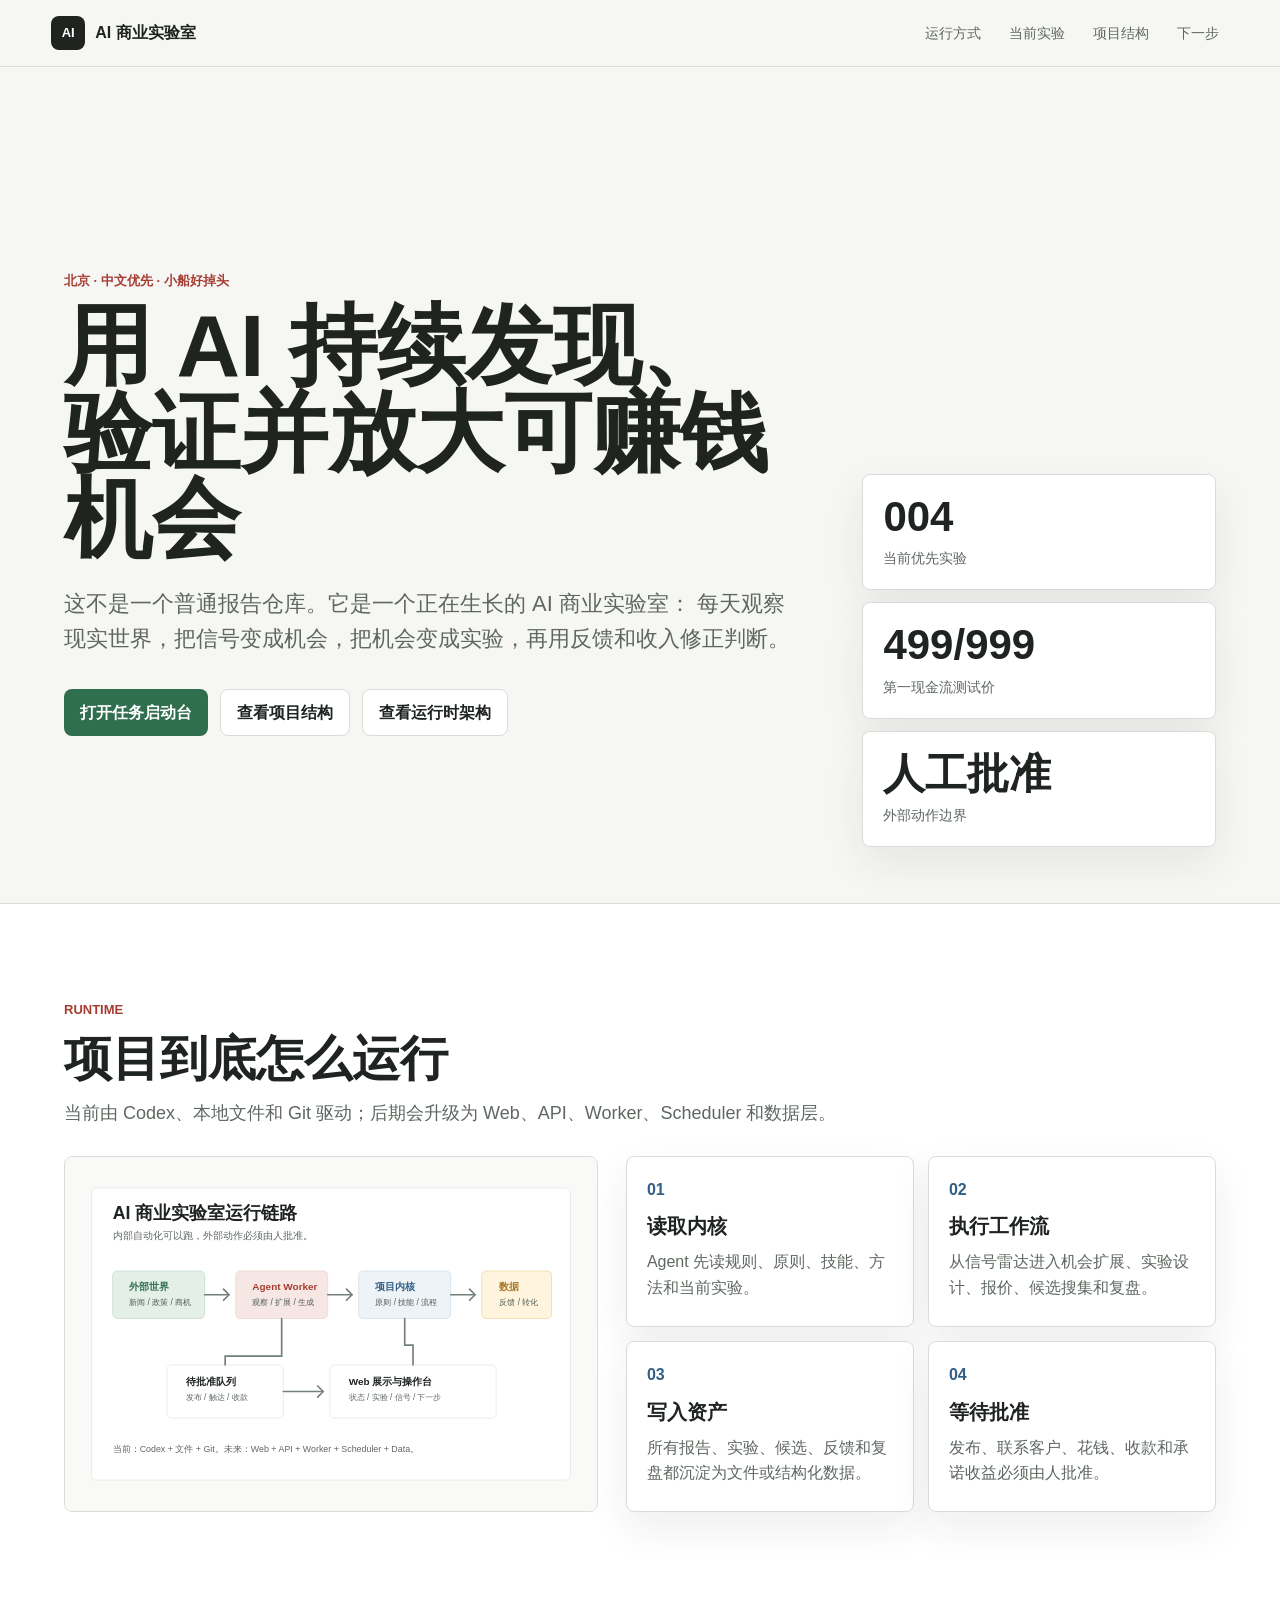
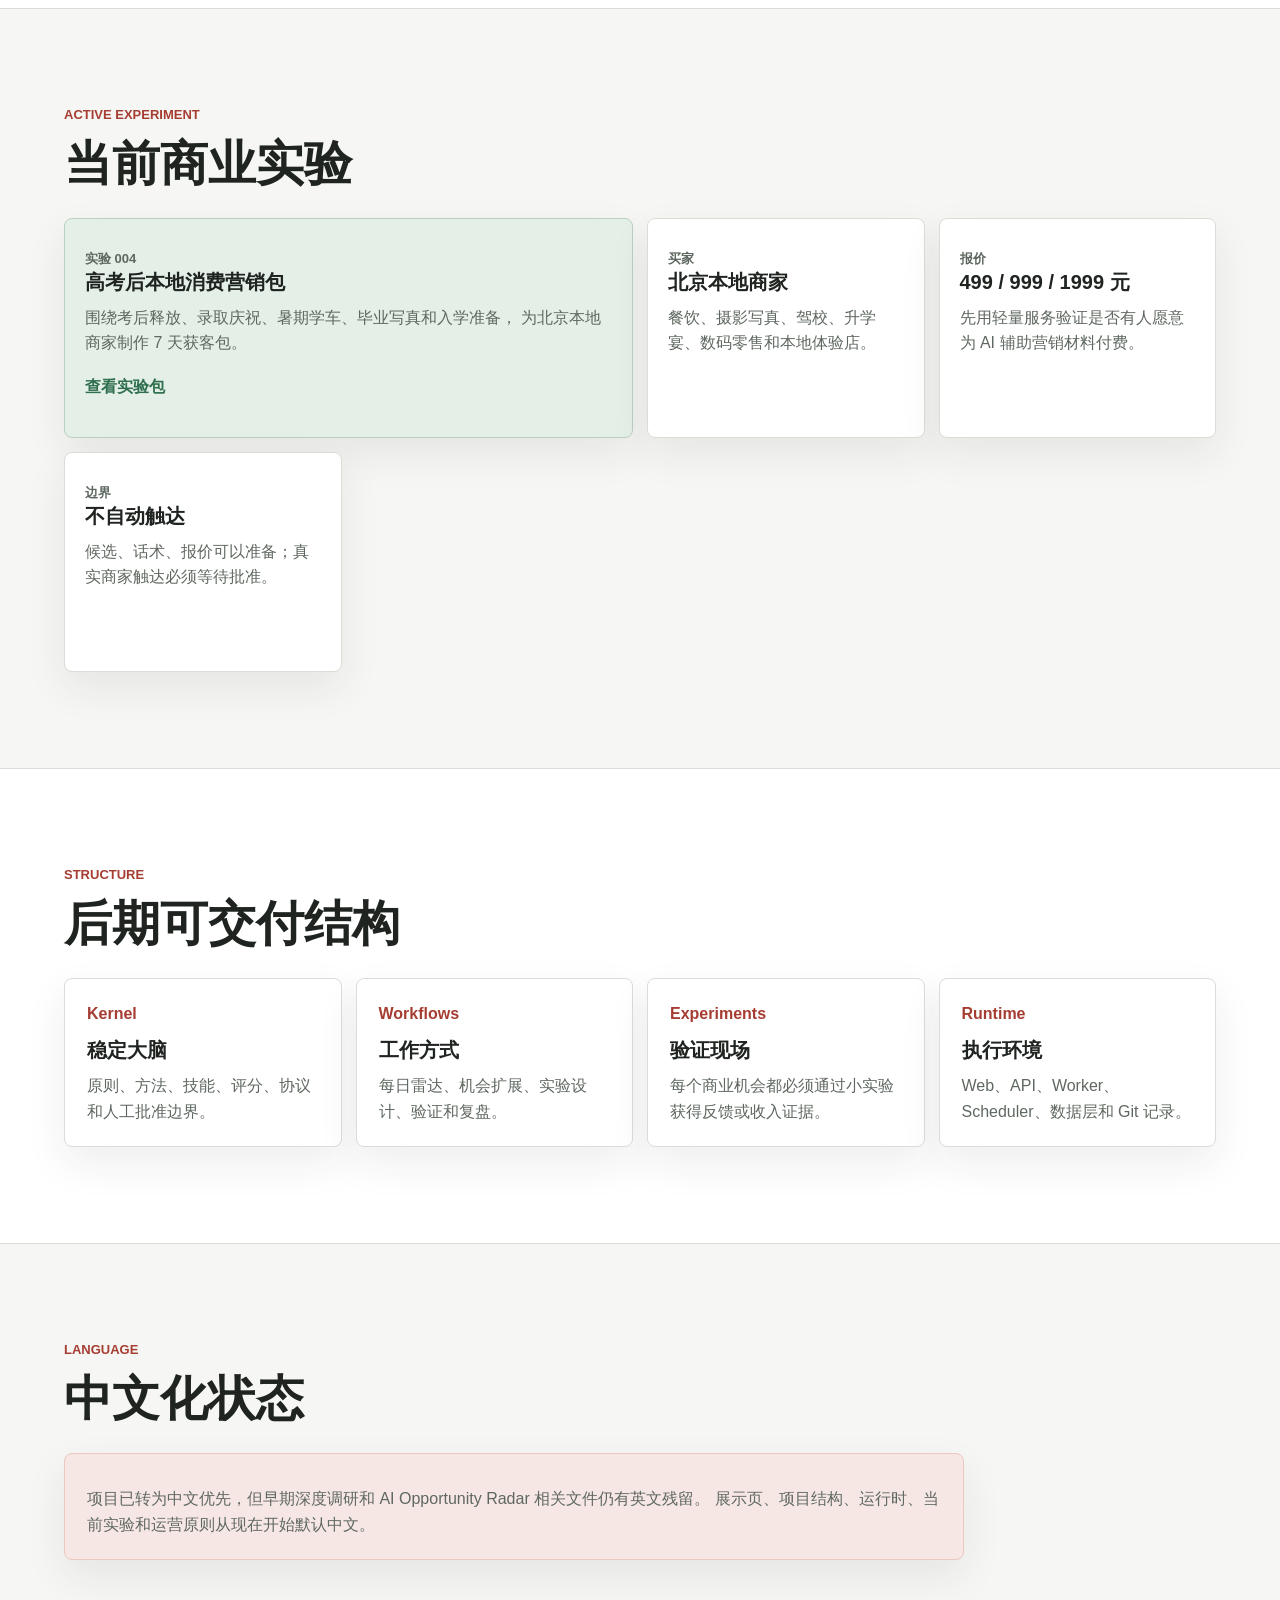
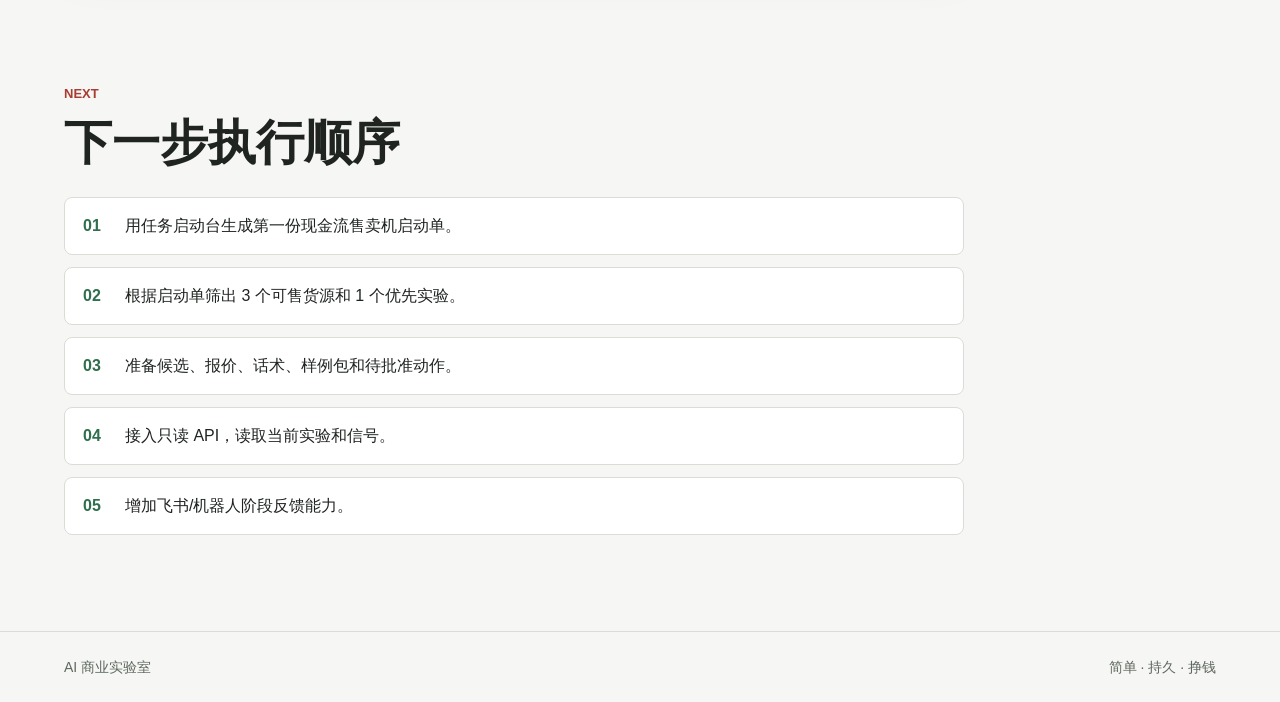
<file: apps/web/index.html>
<!doctype html>
<html lang="zh-CN">
  <head>
    <meta charset="utf-8">
    <meta name="viewport" content="width=device-width, initial-scale=1">
    <title>AI 商业实验室</title>
    <meta name="description" content="AI 商业实验室：用 AI 持续发现、验证并放大可赚钱机会。">
    <link rel="stylesheet" href="./assets/styles.css">
  </head>
  <body>
    <header class="topbar">
      <a class="brand" href="#top" aria-label="AI 商业实验室首页">
        <span class="brand-mark">AI</span>
        <span>AI 商业实验室</span>
      </a>
      <nav class="nav" aria-label="页面导航">
        <a href="#runtime">运行方式</a>
        <a href="#experiment">当前实验</a>
        <a href="#structure">项目结构</a>
        <a href="#next">下一步</a>
      </nav>
    </header>

    <main id="top">
      <section class="overview">
        <div class="overview-copy">
          <p class="eyebrow">北京 · 中文优先 · 小船好掉头</p>
          <h1>用 AI 持续发现、验证并放大可赚钱机会</h1>
          <p class="lead">
            这不是一个普通报告仓库。它是一个正在生长的 AI 商业实验室：
            每天观察现实世界，把信号变成机会，把机会变成实验，再用反馈和收入修正判断。
          </p>
          <div class="actions" aria-label="关键入口">
            <a class="primary-action" href="./task-start.html">打开任务启动台</a>
            <a class="secondary-action" href="../../product/structure.md">查看项目结构</a>
            <a class="secondary-action" href="../../runtime/architecture.md">查看运行时架构</a>
          </div>
        </div>

        <aside class="status-panel" aria-label="项目状态">
          <div class="metric">
            <span class="metric-value">004</span>
            <span class="metric-label">当前优先实验</span>
          </div>
          <div class="metric">
            <span class="metric-value">499/999</span>
            <span class="metric-label">第一现金流测试价</span>
          </div>
          <div class="metric">
            <span class="metric-value">人工批准</span>
            <span class="metric-label">外部动作边界</span>
          </div>
        </aside>
      </section>

      <section id="runtime" class="band">
        <div class="section-heading">
          <p class="eyebrow">Runtime</p>
          <h2>项目到底怎么运行</h2>
          <p>
            当前由 Codex、本地文件和 Git 驱动；后期会升级为 Web、API、Worker、Scheduler 和数据层。
          </p>
        </div>

        <div class="runtime-layout">
          <img class="runtime-map" src="./assets/runtime-map.svg" alt="AI 商业实验室运行图">
          <div class="runtime-steps">
            <div class="step">
              <span class="step-index">01</span>
              <h3>读取内核</h3>
              <p>Agent 先读规则、原则、技能、方法和当前实验。</p>
            </div>
            <div class="step">
              <span class="step-index">02</span>
              <h3>执行工作流</h3>
              <p>从信号雷达进入机会扩展、实验设计、报价、候选搜集和复盘。</p>
            </div>
            <div class="step">
              <span class="step-index">03</span>
              <h3>写入资产</h3>
              <p>所有报告、实验、候选、反馈和复盘都沉淀为文件或结构化数据。</p>
            </div>
            <div class="step">
              <span class="step-index">04</span>
              <h3>等待批准</h3>
              <p>发布、联系客户、花钱、收款和承诺收益必须由人批准。</p>
            </div>
          </div>
        </div>
      </section>

      <section id="experiment" class="section">
        <div class="section-heading">
          <p class="eyebrow">Active Experiment</p>
          <h2>当前商业实验</h2>
        </div>

        <div class="experiment-grid">
          <article class="feature-card highlight">
            <p class="label">实验 004</p>
            <h3>高考后本地消费营销包</h3>
            <p>
              围绕考后释放、录取庆祝、暑期学车、毕业写真和入学准备，
              为北京本地商家制作 7 天获客包。
            </p>
            <a href="../../experiments/004-gaokao-post-exam-local-consumption-pack/README.md">查看实验包</a>
          </article>

          <article class="feature-card">
            <p class="label">买家</p>
            <h3>北京本地商家</h3>
            <p>餐饮、摄影写真、驾校、升学宴、数码零售和本地体验店。</p>
          </article>

          <article class="feature-card">
            <p class="label">报价</p>
            <h3>499 / 999 / 1999 元</h3>
            <p>先用轻量服务验证是否有人愿意为 AI 辅助营销材料付费。</p>
          </article>

          <article class="feature-card">
            <p class="label">边界</p>
            <h3>不自动触达</h3>
            <p>候选、话术、报价可以准备；真实商家触达必须等待批准。</p>
          </article>
        </div>
      </section>

      <section id="structure" class="band">
        <div class="section-heading">
          <p class="eyebrow">Structure</p>
          <h2>后期可交付结构</h2>
        </div>

        <div class="structure-grid">
          <div class="layer">
            <span>Kernel</span>
            <h3>稳定大脑</h3>
            <p>原则、方法、技能、评分、协议和人工批准边界。</p>
          </div>
          <div class="layer">
            <span>Workflows</span>
            <h3>工作方式</h3>
            <p>每日雷达、机会扩展、实验设计、验证和复盘。</p>
          </div>
          <div class="layer">
            <span>Experiments</span>
            <h3>验证现场</h3>
            <p>每个商业机会都必须通过小实验获得反馈或收入证据。</p>
          </div>
          <div class="layer">
            <span>Runtime</span>
            <h3>执行环境</h3>
            <p>Web、API、Worker、Scheduler、数据层和 Git 记录。</p>
          </div>
        </div>
      </section>

      <section class="section">
        <div class="section-heading">
          <p class="eyebrow">Language</p>
          <h2>中文化状态</h2>
        </div>
        <div class="note">
          <p>
            项目已转为中文优先，但早期深度调研和 AI Opportunity Radar 相关文件仍有英文残留。
            展示页、项目结构、运行时、当前实验和运营原则从现在开始默认中文。
          </p>
        </div>
      </section>

      <section id="next" class="section next-section">
        <div class="section-heading">
          <p class="eyebrow">Next</p>
          <h2>下一步执行顺序</h2>
        </div>

        <ol class="next-list">
          <li>用任务启动台生成第一份现金流售卖机启动单。</li>
          <li>根据启动单筛出 3 个可售货源和 1 个优先实验。</li>
          <li>准备候选、报价、话术、样例包和待批准动作。</li>
          <li>接入只读 API，读取当前实验和信号。</li>
          <li>增加飞书/机器人阶段反馈能力。</li>
        </ol>
      </section>
    </main>

    <footer class="footer">
      <span>AI 商业实验室</span>
      <span>简单 · 持久 · 挣钱</span>
    </footer>
  </body>
</html>
</file>
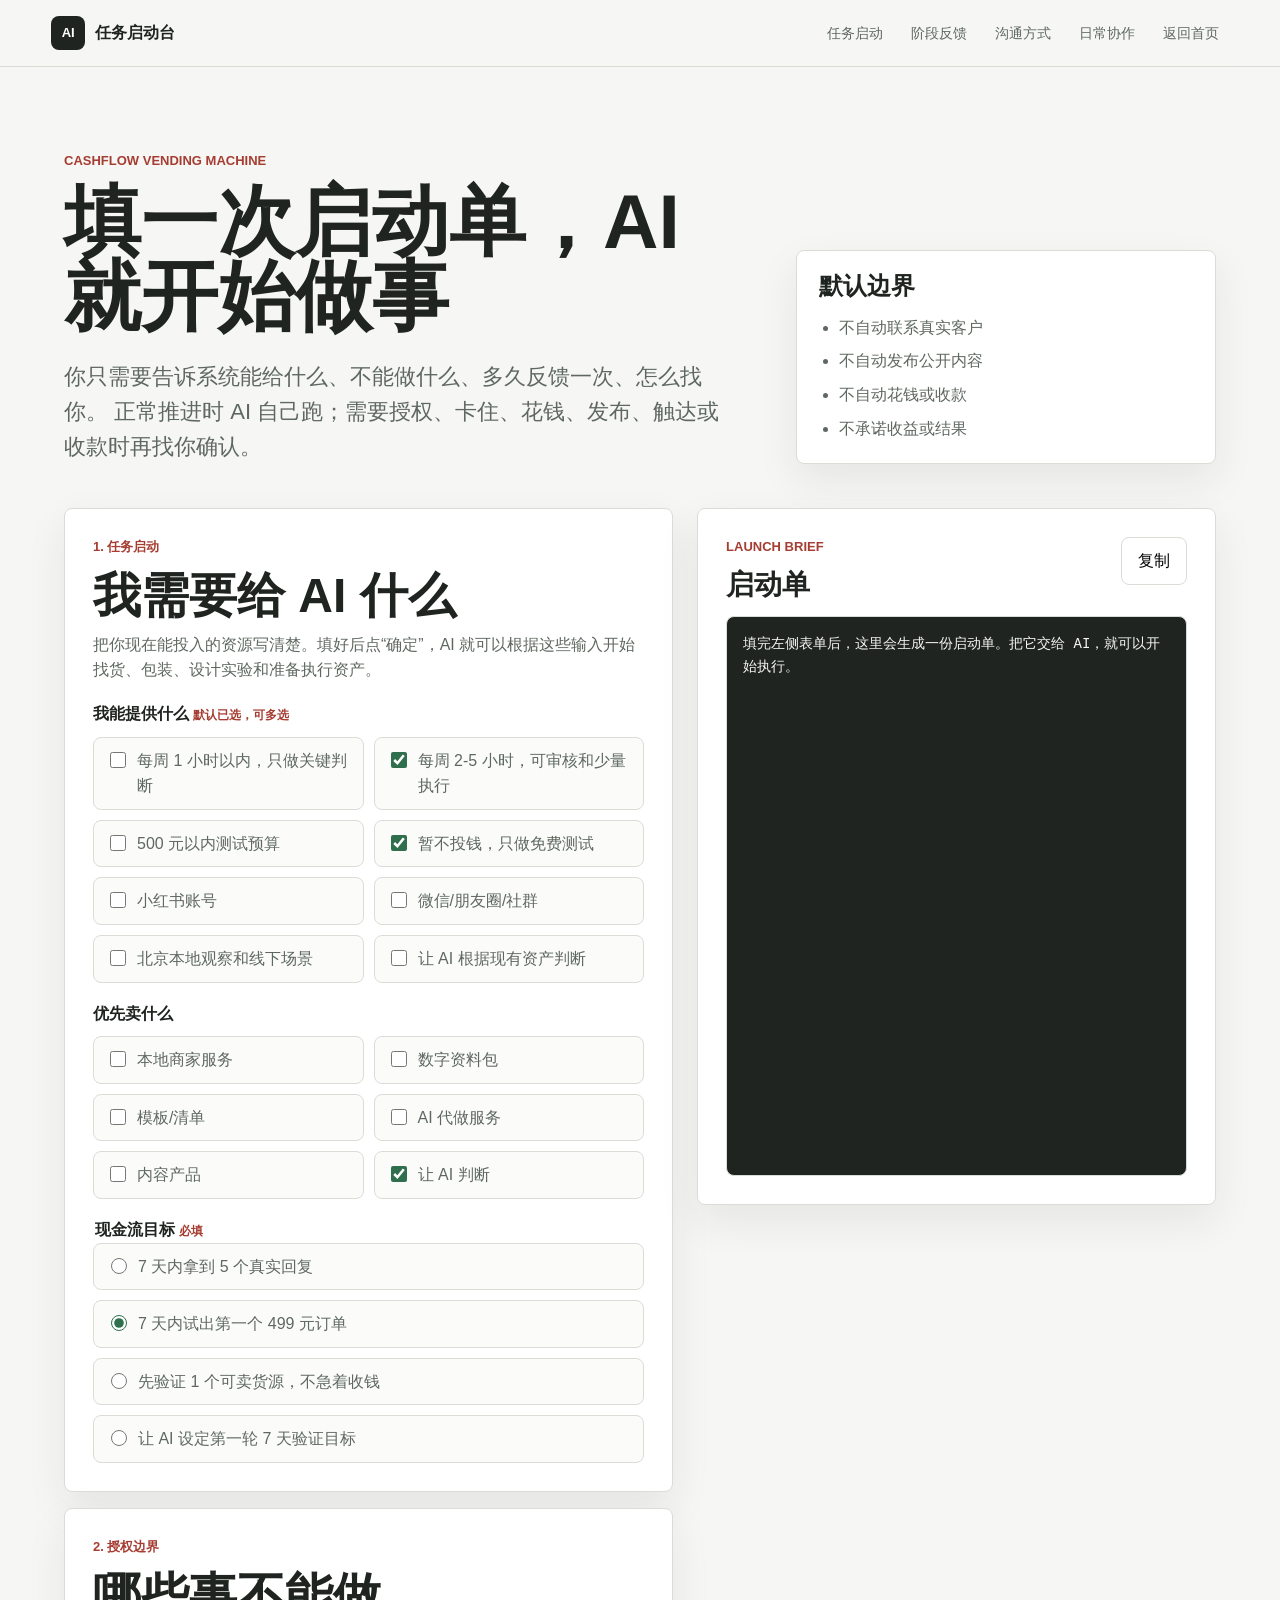
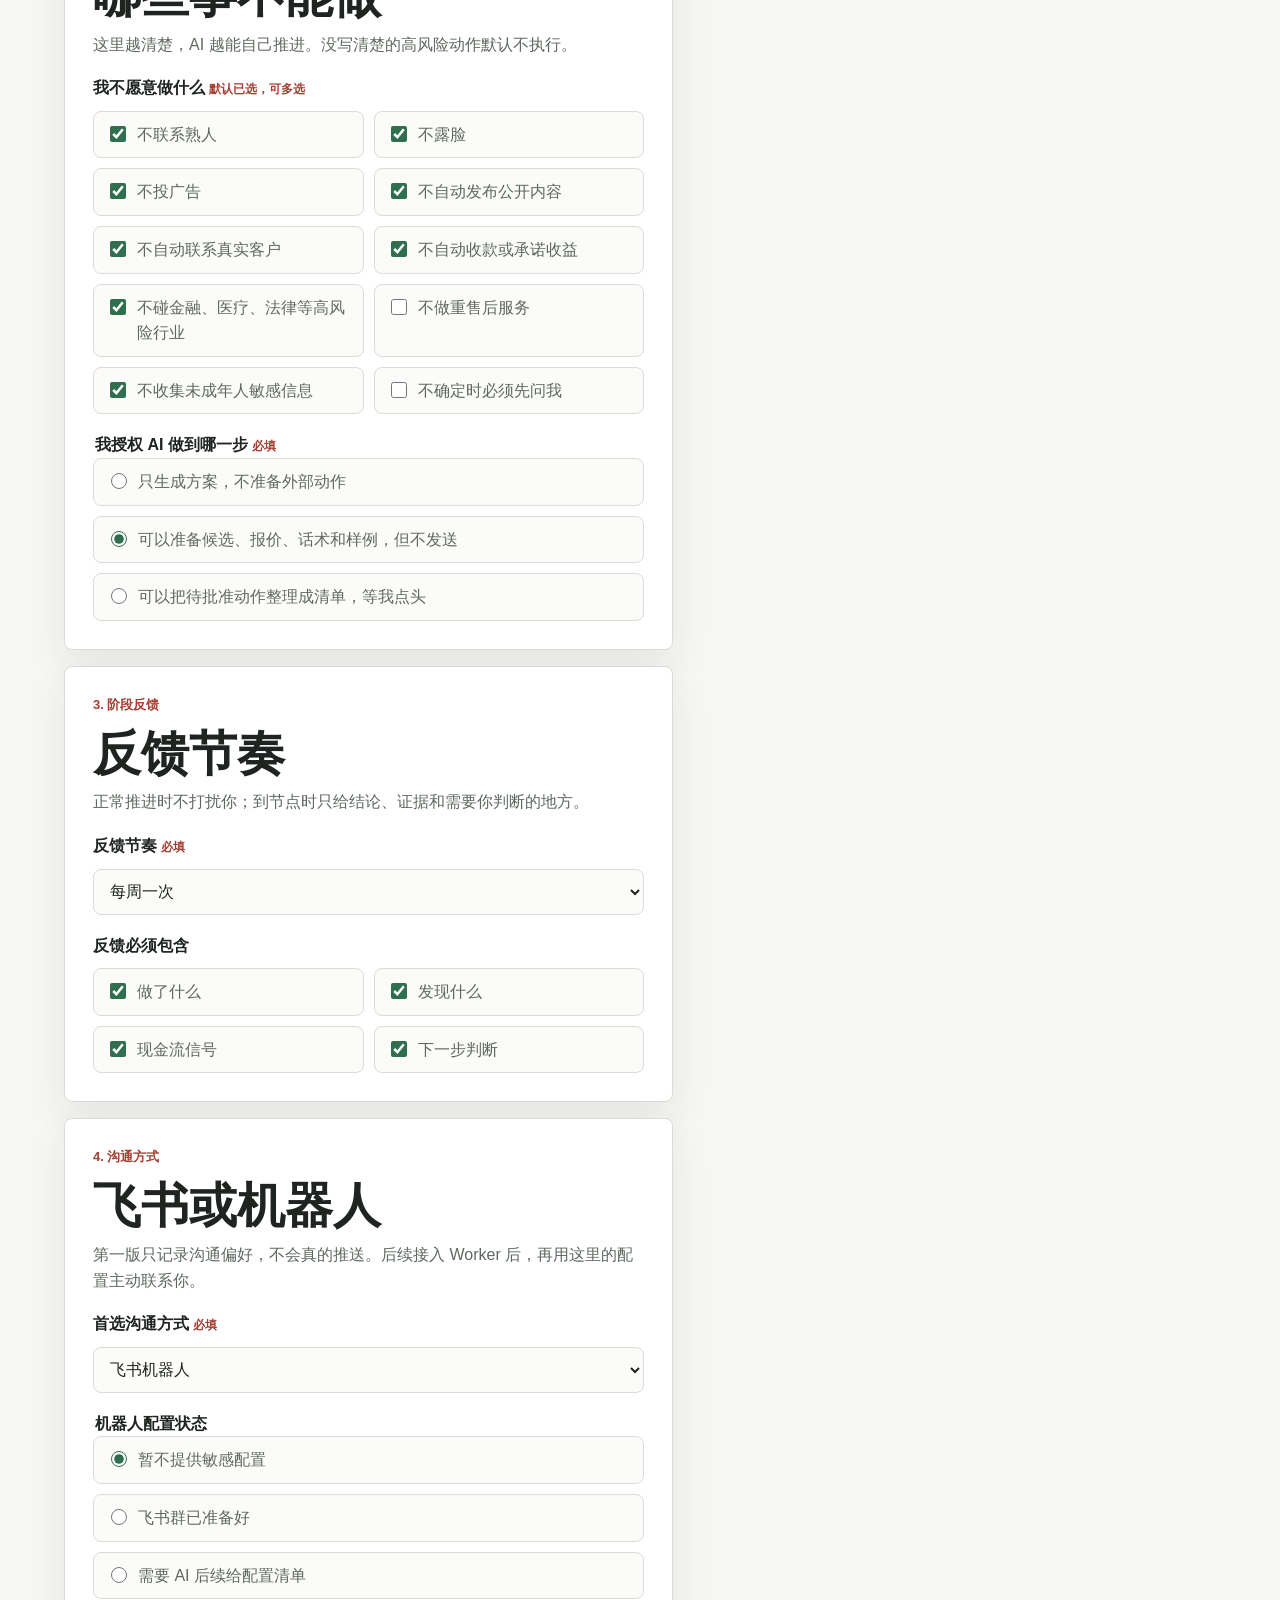
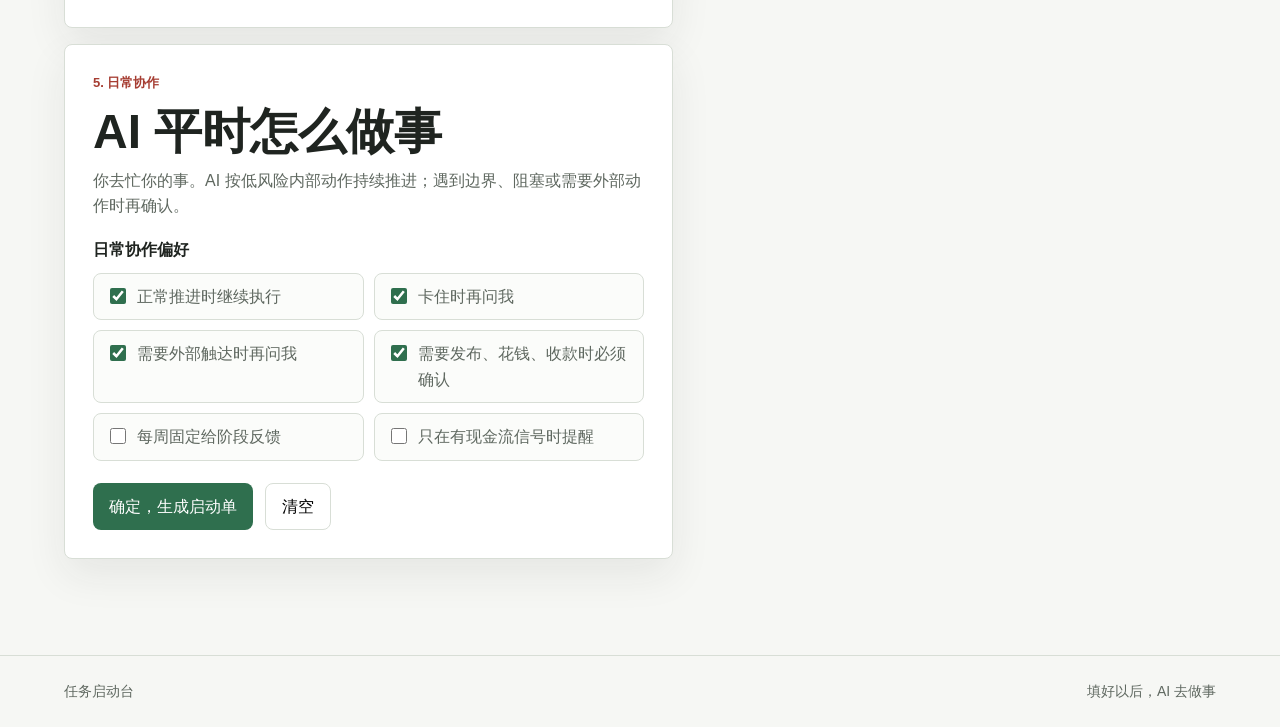
<file: apps/web/task-start.html>
<!doctype html>
<html lang="zh-CN">
  <head>
    <meta charset="utf-8">
    <meta name="viewport" content="width=device-width, initial-scale=1">
    <title>任务启动台 | AI 商业实验室</title>
    <meta name="description" content="AI 商业实验室任务启动台：填写必要资源、边界、反馈节奏和沟通方式，生成可执行启动单。">
    <link rel="stylesheet" href="./assets/styles.css">
  </head>
  <body>
    <header class="topbar">
      <a class="brand" href="./index.html" aria-label="返回 AI 商业实验室首页">
        <span class="brand-mark">AI</span>
        <span>任务启动台</span>
      </a>
      <nav class="nav" aria-label="页面导航">
        <a href="#start">任务启动</a>
        <a href="#feedback">阶段反馈</a>
        <a href="#contact">沟通方式</a>
        <a href="#routine">日常协作</a>
        <a href="./index.html">返回首页</a>
      </nav>
    </header>

    <main id="top" class="launch-page">
      <section class="launch-hero">
        <div>
          <p class="eyebrow">Cashflow Vending Machine</p>
          <h1>填一次启动单，AI 就开始做事</h1>
          <p class="lead">
            你只需要告诉系统能给什么、不能做什么、多久反馈一次、怎么找你。
            正常推进时 AI 自己跑；需要授权、卡住、花钱、发布、触达或收款时再找你确认。
          </p>
        </div>
        <aside class="launch-summary" aria-label="页面规则">
          <h2>默认边界</h2>
          <ul>
            <li>不自动联系真实客户</li>
            <li>不自动发布公开内容</li>
            <li>不自动花钱或收款</li>
            <li>不承诺收益或结果</li>
          </ul>
        </aside>
      </section>

      <section class="launch-workspace">
        <form id="launchForm" class="launch-form" aria-label="任务启动表">
          <section id="start" class="form-panel">
            <div class="form-panel-heading">
              <p class="eyebrow">1. 任务启动</p>
              <h2>我需要给 AI 什么</h2>
              <p>把你现在能投入的资源写清楚。填好后点“确定”，AI 就可以根据这些输入开始找货、包装、设计实验和准备执行资产。</p>
            </div>

            <div class="field">
              <span>我能提供什么 <strong>默认已选，可多选</strong></span>
              <div class="choice-grid">
                <label><input type="checkbox" name="resources" value="每周 1 小时以内，只做关键判断"> 每周 1 小时以内，只做关键判断</label>
                <label><input type="checkbox" name="resources" value="每周 2-5 小时，可审核和少量执行" checked> 每周 2-5 小时，可审核和少量执行</label>
                <label><input type="checkbox" name="resources" value="500 元以内测试预算"> 500 元以内测试预算</label>
                <label><input type="checkbox" name="resources" value="暂不投钱，只做免费测试" checked> 暂不投钱，只做免费测试</label>
                <label><input type="checkbox" name="resources" value="小红书账号"> 小红书账号</label>
                <label><input type="checkbox" name="resources" value="微信/朋友圈/社群"> 微信/朋友圈/社群</label>
                <label><input type="checkbox" name="resources" value="北京本地观察和线下场景"> 北京本地观察和线下场景</label>
                <label><input type="checkbox" name="resources" value="让 AI 根据现有资产判断"> 让 AI 根据现有资产判断</label>
              </div>
            </div>

            <div class="field">
              <span>优先卖什么</span>
              <div class="choice-grid">
                <label><input type="checkbox" name="offerTypes" value="本地商家服务"> 本地商家服务</label>
                <label><input type="checkbox" name="offerTypes" value="数字资料包"> 数字资料包</label>
                <label><input type="checkbox" name="offerTypes" value="模板/清单"> 模板/清单</label>
                <label><input type="checkbox" name="offerTypes" value="AI 代做服务"> AI 代做服务</label>
                <label><input type="checkbox" name="offerTypes" value="内容产品"> 内容产品</label>
                <label><input type="checkbox" name="offerTypes" value="让 AI 判断" checked> 让 AI 判断</label>
              </div>
            </div>

            <fieldset class="field">
              <legend>现金流目标 <strong>必填</strong></legend>
              <label><input type="radio" name="cashGoal" value="7 天内拿到 5 个真实回复" required> 7 天内拿到 5 个真实回复</label>
              <label><input type="radio" name="cashGoal" value="7 天内试出第一个 499 元订单" checked> 7 天内试出第一个 499 元订单</label>
              <label><input type="radio" name="cashGoal" value="先验证 1 个可卖货源，不急着收钱"> 先验证 1 个可卖货源，不急着收钱</label>
              <label><input type="radio" name="cashGoal" value="让 AI 设定第一轮 7 天验证目标"> 让 AI 设定第一轮 7 天验证目标</label>
            </fieldset>
          </section>

          <section class="form-panel">
            <div class="form-panel-heading">
              <p class="eyebrow">2. 授权边界</p>
              <h2>哪些事不能做</h2>
              <p>这里越清楚，AI 越能自己推进。没写清楚的高风险动作默认不执行。</p>
            </div>

            <div class="field">
              <span>我不愿意做什么 <strong>默认已选，可多选</strong></span>
              <div class="choice-grid">
                <label><input type="checkbox" name="constraints" value="不联系熟人" checked> 不联系熟人</label>
                <label><input type="checkbox" name="constraints" value="不露脸" checked> 不露脸</label>
                <label><input type="checkbox" name="constraints" value="不投广告" checked> 不投广告</label>
                <label><input type="checkbox" name="constraints" value="不自动发布公开内容" checked> 不自动发布公开内容</label>
                <label><input type="checkbox" name="constraints" value="不自动联系真实客户" checked> 不自动联系真实客户</label>
                <label><input type="checkbox" name="constraints" value="不自动收款或承诺收益" checked> 不自动收款或承诺收益</label>
                <label><input type="checkbox" name="constraints" value="不碰金融、医疗、法律等高风险行业" checked> 不碰金融、医疗、法律等高风险行业</label>
                <label><input type="checkbox" name="constraints" value="不做重售后服务"> 不做重售后服务</label>
                <label><input type="checkbox" name="constraints" value="不收集未成年人敏感信息" checked> 不收集未成年人敏感信息</label>
                <label><input type="checkbox" name="constraints" value="不确定时必须先问我"> 不确定时必须先问我</label>
              </div>
            </div>

            <fieldset class="field">
              <legend>我授权 AI 做到哪一步 <strong>必填</strong></legend>
              <label><input type="radio" name="authorization" value="只生成方案，不准备外部动作" required> 只生成方案，不准备外部动作</label>
              <label><input type="radio" name="authorization" value="可以准备候选、报价、话术和样例，但不发送" checked> 可以准备候选、报价、话术和样例，但不发送</label>
              <label><input type="radio" name="authorization" value="可以把待批准动作整理成清单，等我点头"> 可以把待批准动作整理成清单，等我点头</label>
            </fieldset>
          </section>

          <section id="feedback" class="form-panel">
            <div class="form-panel-heading">
              <p class="eyebrow">3. 阶段反馈</p>
              <h2>反馈节奏</h2>
              <p>正常推进时不打扰你；到节点时只给结论、证据和需要你判断的地方。</p>
            </div>

            <label class="field">
              <span>反馈节奏 <strong>必填</strong></span>
              <select name="cadence" required>
                <option value="每周一次">每周一次</option>
                <option value="每 3 天一次">每 3 天一次</option>
                <option value="每个实验阶段结束">每个实验阶段结束</option>
                <option value="只有卡住或需要授权时">只有卡住或需要授权时</option>
              </select>
            </label>

            <div class="field">
              <span>反馈必须包含</span>
              <div class="choice-grid">
                <label><input type="checkbox" name="feedbackItems" value="做了什么" checked> 做了什么</label>
                <label><input type="checkbox" name="feedbackItems" value="发现什么" checked> 发现什么</label>
                <label><input type="checkbox" name="feedbackItems" value="现金流信号" checked> 现金流信号</label>
                <label><input type="checkbox" name="feedbackItems" value="下一步判断" checked> 下一步判断</label>
              </div>
            </div>
          </section>

          <section id="contact" class="form-panel">
            <div class="form-panel-heading">
              <p class="eyebrow">4. 沟通方式</p>
              <h2>飞书或机器人</h2>
              <p>第一版只记录沟通偏好，不会真的推送。后续接入 Worker 后，再用这里的配置主动联系你。</p>
            </div>

            <label class="field">
              <span>首选沟通方式 <strong>必填</strong></span>
              <select name="contact" required>
                <option value="飞书机器人">飞书机器人</option>
                <option value="飞书群">飞书群</option>
                <option value="微信">微信</option>
                <option value="Codex 线程">Codex 线程</option>
                <option value="暂不主动联系">暂不主动联系</option>
              </select>
            </label>

            <fieldset class="field">
              <legend>机器人配置状态</legend>
              <label><input type="radio" name="contactDetail" value="暂不提供敏感配置，先由 AI 记录偏好" checked> 暂不提供敏感配置</label>
              <label><input type="radio" name="contactDetail" value="飞书群已准备好，后续由用户提供 Webhook"> 飞书群已准备好</label>
              <label><input type="radio" name="contactDetail" value="需要 AI 后续给出飞书机器人配置清单"> 需要 AI 后续给配置清单</label>
            </fieldset>
          </section>

          <section id="routine" class="form-panel">
            <div class="form-panel-heading">
              <p class="eyebrow">5. 日常协作</p>
              <h2>AI 平时怎么做事</h2>
              <p>你去忙你的事。AI 按低风险内部动作持续推进；遇到边界、阻塞或需要外部动作时再确认。</p>
            </div>

            <div class="field">
              <span>日常协作偏好</span>
              <div class="choice-grid">
                <label><input type="checkbox" name="routine" value="正常推进时继续执行" checked> 正常推进时继续执行</label>
                <label><input type="checkbox" name="routine" value="卡住时再问我" checked> 卡住时再问我</label>
                <label><input type="checkbox" name="routine" value="需要外部触达时再问我" checked> 需要外部触达时再问我</label>
                <label><input type="checkbox" name="routine" value="需要发布、花钱、收款时必须确认" checked> 需要发布、花钱、收款时必须确认</label>
                <label><input type="checkbox" name="routine" value="每周固定给阶段反馈"> 每周固定给阶段反馈</label>
                <label><input type="checkbox" name="routine" value="只在有现金流信号时提醒"> 只在有现金流信号时提醒</label>
              </div>
            </div>

            <div class="button-row">
              <button class="primary-action" type="submit">确定，生成启动单</button>
              <button class="secondary-action" type="reset">清空</button>
            </div>
          </section>
        </form>

        <aside class="launch-output-panel" aria-label="启动单输出">
          <div class="output-heading">
            <div>
              <p class="eyebrow">Launch Brief</p>
              <h2>启动单</h2>
            </div>
            <button id="copyBrief" class="secondary-action" type="button">复制</button>
          </div>
          <pre id="launchOutput" tabindex="0">填完左侧表单后，这里会生成一份启动单。把它交给 AI，就可以开始执行。</pre>
        </aside>
      </section>
    </main>

    <footer class="footer">
      <span>任务启动台</span>
      <span>填好以后，AI 去做事</span>
    </footer>

    <script>
      const form = document.querySelector("#launchForm");
      const output = document.querySelector("#launchOutput");
      const copyButton = document.querySelector("#copyBrief");

      function valuesFor(name) {
        return Array.from(form.querySelectorAll(`[name="${name}"]:checked`)).map((item) => item.value);
      }

      function valueFor(name) {
        const selected = form.querySelector(`[name="${name}"]:checked`);
        if (selected) {
          return selected.value;
        }
        const item = form.elements[name];
        return item ? item.value : "";
      }

      function withFallback(value, fallback) {
        return value && value.length > 0 ? value : fallback;
      }

      function buildLaunchBrief() {
        const resources = valuesFor("resources");
        const offerTypes = valuesFor("offerTypes");
        const constraints = valuesFor("constraints");
        const feedbackItems = valuesFor("feedbackItems");
        const routine = valuesFor("routine");
        const authorization = form.querySelector('[name="authorization"]:checked')?.value || "";

        return [
          "# AI 现金流售卖机启动单",
          "",
          "## 1. 任务启动",
          `我能提供：${resources.length ? resources.join("、") : "让 AI 根据现有资产判断"}`,
          `优先卖什么：${offerTypes.length ? offerTypes.join("、") : "让 AI 判断"}`,
          `现金流目标：${valueFor("cashGoal")}`,
          "",
          "## 2. 授权边界",
          `不能做：${constraints.length ? constraints.join("、") : "不确定时必须先问我"}`,
          `授权范围：${authorization}`,
          "",
          "## 3. 阶段反馈",
          `反馈节奏：${valueFor("cadence")}`,
          `反馈内容：${feedbackItems.length ? feedbackItems.join("、") : "做了什么、发现什么、现金流信号、下一步判断"}`,
          "",
          "## 4. 沟通方式",
          `首选方式：${valueFor("contact")}`,
          `联系配置：${valueFor("contactDetail")}`,
          "",
          "## 5. 日常协作",
          `协作偏好：${routine.length ? routine.join("、") : "正常推进时继续执行；卡住、需要授权、外部触达、发布、花钱、收款时再确认"}`,
          "",
          "## 6. AI 下一步",
          "1. 根据资源和边界筛选 3 个可售货源。",
          "2. 选出 1 个优先现金流实验。",
          "3. 准备候选名单、报价、话术、样例包和待批准动作。",
          "4. 按反馈节奏汇报阶段结果。",
        ].join("\n");
      }

      form.addEventListener("submit", (event) => {
        event.preventDefault();
        if (!form.reportValidity()) {
          return;
        }
        output.textContent = buildLaunchBrief();
      });

      form.addEventListener("reset", () => {
        window.setTimeout(() => {
          output.textContent = "填完左侧表单后，这里会生成一份启动单。把它交给 AI，就可以开始执行。";
        }, 0);
      });

      copyButton.addEventListener("click", async () => {
        const text = output.textContent;
        try {
          await navigator.clipboard.writeText(text);
          copyButton.textContent = "已复制";
          window.setTimeout(() => {
            copyButton.textContent = "复制";
          }, 1200);
        } catch {
          output.focus();
        }
      });
    </script>
  </body>
</html>
</file>
<file: apps/web/assets/styles.css>
:root {
  color-scheme: light;
  --bg: #f6f7f4;
  --paper: #ffffff;
  --ink: #1f2420;
  --muted: #5f6860;
  --line: #d8ded6;
  --green: #2f6f4e;
  --green-soft: #e4efe8;
  --red: #a63d32;
  --red-soft: #f6e7e4;
  --gold: #a57927;
  --blue: #315f86;
  --shadow: 0 16px 40px rgba(34, 43, 35, 0.08);
}

* {
  box-sizing: border-box;
}

html {
  scroll-behavior: smooth;
}

body {
  margin: 0;
  background: var(--bg);
  color: var(--ink);
  font-family: -apple-system, BlinkMacSystemFont, "Segoe UI", "PingFang SC", "Microsoft YaHei", sans-serif;
  line-height: 1.6;
}

a {
  color: inherit;
  text-decoration: none;
}

.topbar {
  position: sticky;
  top: 0;
  z-index: 10;
  display: flex;
  align-items: center;
  justify-content: space-between;
  gap: 24px;
  padding: 14px clamp(20px, 4vw, 56px);
  background: rgba(246, 247, 244, 0.92);
  border-bottom: 1px solid var(--line);
  backdrop-filter: blur(14px);
}

.brand {
  display: inline-flex;
  align-items: center;
  gap: 10px;
  min-width: max-content;
  font-weight: 700;
}

.brand-mark {
  display: grid;
  place-items: center;
  width: 34px;
  height: 34px;
  border-radius: 8px;
  background: var(--ink);
  color: #fff;
  font-size: 13px;
  letter-spacing: 0;
}

.nav {
  display: flex;
  flex-wrap: wrap;
  justify-content: flex-end;
  gap: 8px;
  font-size: 14px;
  color: var(--muted);
}

.nav a {
  padding: 8px 10px;
  border-radius: 8px;
}

.nav a:hover {
  background: var(--green-soft);
  color: var(--green);
}

main {
  overflow: hidden;
}

.overview {
  display: grid;
  grid-template-columns: minmax(0, 1.35fr) minmax(280px, 0.65fr);
  gap: clamp(24px, 5vw, 64px);
  align-items: stretch;
  min-height: calc(100vh - 64px);
  padding: clamp(42px, 8vw, 92px) clamp(20px, 5vw, 72px) clamp(28px, 5vw, 56px);
}

.overview-copy {
  display: flex;
  flex-direction: column;
  justify-content: center;
  max-width: 920px;
}

.eyebrow {
  margin: 0 0 12px;
  color: var(--red);
  font-size: 13px;
  font-weight: 700;
  letter-spacing: 0;
  text-transform: uppercase;
}

h1,
h2,
h3,
p {
  overflow-wrap: anywhere;
}

h1 {
  max-width: 840px;
  margin: 0;
  font-size: clamp(44px, 7vw, 88px);
  line-height: 0.98;
  letter-spacing: 0;
}

h2 {
  margin: 0;
  font-size: clamp(28px, 4vw, 48px);
  line-height: 1.08;
  letter-spacing: 0;
}

h3 {
  margin: 0;
  font-size: 20px;
  line-height: 1.25;
  letter-spacing: 0;
}

.lead {
  max-width: 760px;
  margin: 24px 0 0;
  color: var(--muted);
  font-size: clamp(17px, 2vw, 22px);
}

.actions {
  display: flex;
  flex-wrap: wrap;
  gap: 12px;
  margin-top: 32px;
}

.primary-action,
.secondary-action {
  display: inline-flex;
  align-items: center;
  min-height: 44px;
  padding: 10px 16px;
  border-radius: 8px;
  font-weight: 700;
}

.primary-action {
  background: var(--green);
  color: #fff;
}

.secondary-action {
  border: 1px solid var(--line);
  background: var(--paper);
}

.status-panel {
  display: grid;
  align-content: end;
  gap: 12px;
}

.metric {
  padding: 20px;
  border: 1px solid var(--line);
  border-radius: 8px;
  background: var(--paper);
  box-shadow: var(--shadow);
}

.metric-value {
  display: block;
  font-size: clamp(28px, 4vw, 42px);
  font-weight: 800;
  line-height: 1.05;
}

.metric-label {
  display: block;
  margin-top: 8px;
  color: var(--muted);
  font-size: 14px;
}

.section,
.band {
  padding: clamp(54px, 8vw, 96px) clamp(20px, 5vw, 72px);
}

.band {
  background: var(--paper);
  border-top: 1px solid var(--line);
  border-bottom: 1px solid var(--line);
}

.section-heading {
  max-width: 780px;
  margin-bottom: 28px;
}

.section-heading p:not(.eyebrow) {
  margin: 14px 0 0;
  color: var(--muted);
  font-size: 18px;
}

.runtime-layout {
  display: grid;
  grid-template-columns: minmax(280px, 0.95fr) minmax(280px, 1.05fr);
  gap: 28px;
  align-items: stretch;
}

.runtime-map {
  width: 100%;
  min-height: 340px;
  border: 1px solid var(--line);
  border-radius: 8px;
  background: #f9faf8;
  object-fit: contain;
}

.runtime-steps {
  display: grid;
  grid-template-columns: repeat(2, minmax(0, 1fr));
  gap: 14px;
}

.step,
.feature-card,
.layer,
.note {
  border: 1px solid var(--line);
  border-radius: 8px;
  background: var(--paper);
  box-shadow: var(--shadow);
}

.step {
  padding: 20px;
}

.step-index {
  display: inline-block;
  margin-bottom: 12px;
  color: var(--blue);
  font-weight: 800;
}

.step p,
.feature-card p,
.layer p,
.note p {
  margin: 10px 0 0;
  color: var(--muted);
}

.experiment-grid {
  display: grid;
  grid-template-columns: repeat(4, minmax(0, 1fr));
  gap: 14px;
}

.feature-card {
  min-height: 220px;
  padding: 20px;
}

.feature-card.highlight {
  grid-column: span 2;
  background: var(--green-soft);
  border-color: #b9d0c0;
}

.feature-card a {
  display: inline-flex;
  margin-top: 18px;
  color: var(--green);
  font-weight: 800;
}

.label {
  margin: 0 0 10px;
  color: var(--gold);
  font-size: 13px;
  font-weight: 800;
}

.structure-grid {
  display: grid;
  grid-template-columns: repeat(4, minmax(0, 1fr));
  gap: 14px;
}

.layer {
  padding: 22px;
}

.layer span {
  display: inline-flex;
  margin-bottom: 12px;
  color: var(--red);
  font-weight: 800;
}

.note {
  max-width: 900px;
  padding: 22px;
  background: var(--red-soft);
  border-color: #ebc8c2;
}

.next-section {
  padding-top: 28px;
}

.next-list {
  display: grid;
  gap: 12px;
  max-width: 900px;
  margin: 0;
  padding: 0;
  list-style: none;
  counter-reset: next;
}

.next-list li {
  counter-increment: next;
  display: grid;
  grid-template-columns: 42px minmax(0, 1fr);
  align-items: center;
  min-height: 58px;
  padding: 14px 18px;
  border: 1px solid var(--line);
  border-radius: 8px;
  background: var(--paper);
}

.next-list li::before {
  content: counter(next, decimal-leading-zero);
  color: var(--green);
  font-weight: 900;
}

.footer {
  display: flex;
  justify-content: space-between;
  gap: 16px;
  padding: 24px clamp(20px, 5vw, 72px);
  border-top: 1px solid var(--line);
  color: var(--muted);
  font-size: 14px;
}

.launch-page {
  overflow: visible;
}

.launch-hero {
  display: grid;
  grid-template-columns: minmax(0, 1fr) minmax(280px, 420px);
  gap: clamp(24px, 5vw, 56px);
  align-items: end;
  padding: clamp(42px, 7vw, 84px) clamp(20px, 5vw, 72px) clamp(26px, 4vw, 44px);
}

.launch-hero h1 {
  max-width: 920px;
  font-size: clamp(42px, 6vw, 78px);
}

.launch-summary,
.form-panel,
.launch-output-panel {
  border: 1px solid var(--line);
  border-radius: 8px;
  background: var(--paper);
  box-shadow: var(--shadow);
}

.launch-summary {
  padding: 22px;
}

.launch-summary h2 {
  font-size: 24px;
}

.launch-summary ul {
  display: grid;
  gap: 8px;
  margin: 16px 0 0;
  padding-left: 20px;
  color: var(--muted);
}

.launch-workspace {
  display: grid;
  grid-template-columns: minmax(0, 1.08fr) minmax(320px, 0.92fr);
  gap: 24px;
  align-items: start;
  padding: 0 clamp(20px, 5vw, 72px) clamp(54px, 8vw, 96px);
}

.launch-form {
  display: grid;
  gap: 16px;
}

.form-panel {
  padding: clamp(20px, 3vw, 28px);
}

.form-panel-heading {
  margin-bottom: 18px;
}

.form-panel-heading p:not(.eyebrow) {
  margin: 10px 0 0;
  color: var(--muted);
}

.field,
fieldset.field {
  display: grid;
  gap: 10px;
  margin: 18px 0 0;
  padding: 0;
  border: 0;
}

.field span,
fieldset.field legend {
  color: var(--ink);
  font-weight: 800;
}

.field strong,
fieldset.field strong {
  color: var(--red);
  font-size: 12px;
}

textarea,
input[type="text"],
select {
  width: 100%;
  min-height: 46px;
  padding: 11px 12px;
  border: 1px solid var(--line);
  border-radius: 8px;
  background: #fbfcfa;
  color: var(--ink);
  font: inherit;
}

textarea {
  resize: vertical;
}

textarea:focus,
input[type="text"]:focus,
select:focus {
  outline: 3px solid rgba(47, 111, 78, 0.16);
  border-color: var(--green);
}

.choice-grid {
  display: grid;
  grid-template-columns: repeat(2, minmax(0, 1fr));
  gap: 10px;
}

.choice-grid label,
fieldset.field label {
  display: flex;
  align-items: flex-start;
  gap: 8px;
  min-height: 42px;
  padding: 10px 12px;
  border: 1px solid var(--line);
  border-radius: 8px;
  background: #fbfcfa;
  color: var(--muted);
}

input[type="checkbox"],
input[type="radio"] {
  width: 16px;
  height: 16px;
  margin-top: 4px;
  accent-color: var(--green);
  flex: 0 0 auto;
}

.button-row {
  display: flex;
  flex-wrap: wrap;
  gap: 12px;
  margin-top: 22px;
}

button.primary-action,
button.secondary-action {
  border: 0;
  cursor: pointer;
  font: inherit;
}

button.secondary-action {
  border: 1px solid var(--line);
}

.launch-output-panel {
  position: sticky;
  top: 84px;
  padding: clamp(20px, 3vw, 28px);
}

.output-heading {
  display: flex;
  justify-content: space-between;
  gap: 12px;
  align-items: start;
  margin-bottom: 16px;
}

.output-heading h2 {
  font-size: 28px;
}

#launchOutput {
  min-height: 560px;
  max-height: calc(100vh - 220px);
  margin: 0;
  padding: 16px;
  overflow: auto;
  border: 1px solid var(--line);
  border-radius: 8px;
  background: #1f2420;
  color: #f6f7f4;
  white-space: pre-wrap;
  font: 14px/1.65 ui-monospace, SFMono-Regular, Menlo, Consolas, monospace;
}

@media (max-width: 980px) {
  .overview,
  .runtime-layout,
  .launch-hero,
  .launch-workspace {
    grid-template-columns: 1fr;
  }

  .status-panel {
    grid-template-columns: repeat(3, minmax(0, 1fr));
  }

  .launch-output-panel {
    position: static;
  }

  .experiment-grid,
  .structure-grid {
    grid-template-columns: repeat(2, minmax(0, 1fr));
  }
}

@media (max-width: 720px) {
  .topbar {
    position: static;
    align-items: flex-start;
    flex-direction: column;
  }

  .nav {
    justify-content: flex-start;
  }

  .overview {
    min-height: auto;
  }

  .status-panel,
  .runtime-steps,
  .experiment-grid,
  .structure-grid,
  .choice-grid {
    grid-template-columns: 1fr;
  }

  .feature-card.highlight {
    grid-column: span 1;
  }

  h1 {
    font-size: clamp(40px, 13vw, 64px);
  }
}
</file>
